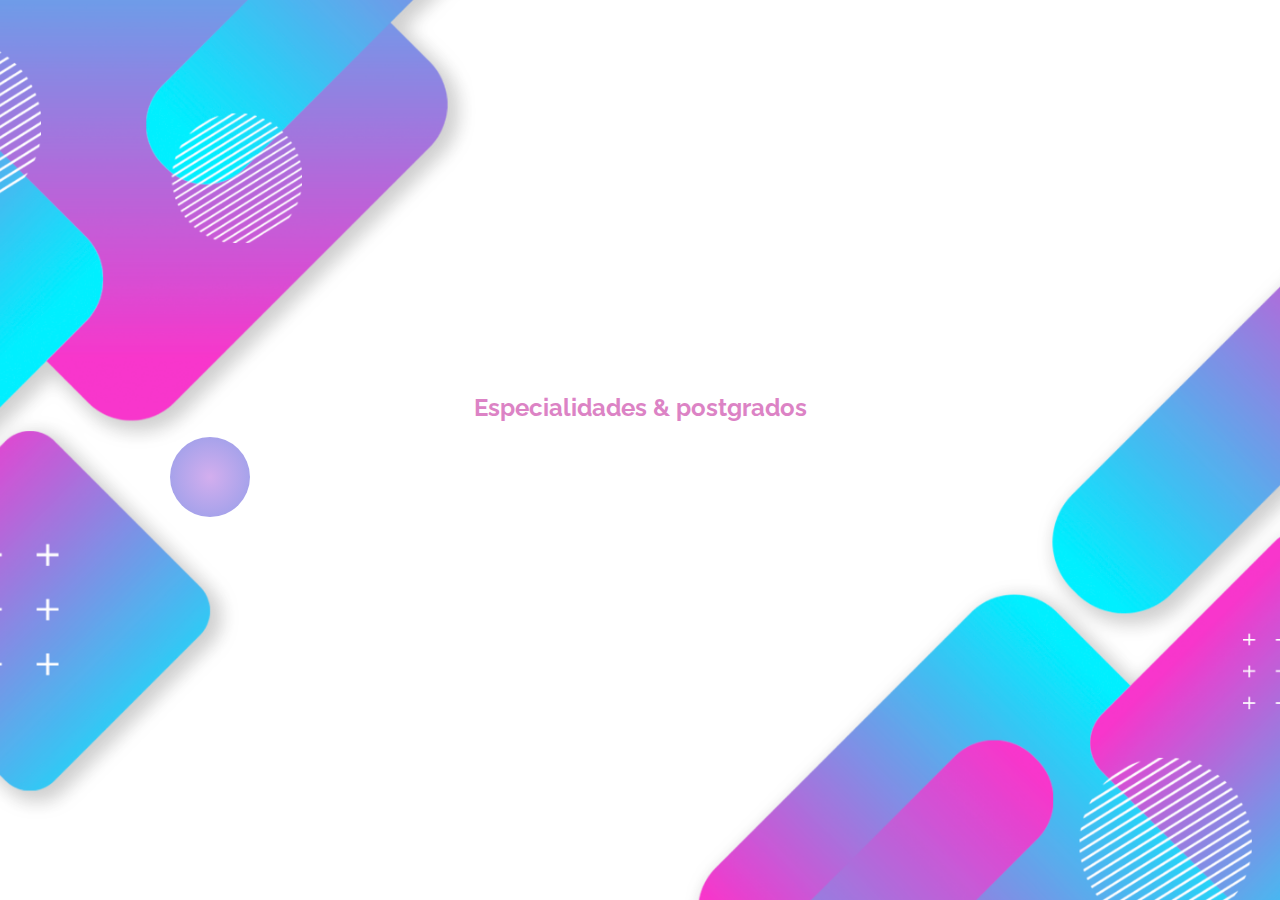
<file: fundadora.html>
<!DOCTYPE html>
<html lang="es">
<head>
  <meta charset="UTF-8" />
  <meta name="viewport" content="width=device-width, initial-scale=1.0" />
  <link rel="preconnect" href="https://fonts.googleapis.com" />
  <link rel="preconnect" href="https://fonts.gstatic.com" crossorigin />
  <link href="https://fonts.googleapis.com/css2?family=Poppins:ital,wght@0,100;0,200;0,300;0,400;0,500;0,600;0,700;0,800;0,900;1,100;1,200;1,300;1,400;1,500;1,600;1,700;1,800;1,900&display=swap" rel="stylesheet" />
  <link rel="preconnect" href="https://fonts.googleapis.com">
  <link rel="preconnect" href="https://fonts.gstatic.com" crossorigin>
  <link href="https://fonts.googleapis.com/css2?family=Raleway:ital,wght@0,100..900;1,100..900&display=swap" rel="stylesheet">
  <link rel="stylesheet" href="/assets/css/styles.css" />
  <title>Fundadora</title>

</head>
<body>
  <div class="container">
    <div class="circle"></div>
    <h2>Especialidades & postgrados</h2>
    <div class="circle2"></div>
  
  <div class="container-cards">
  <div class="card">
    <p class="text">
      Diplomado en educación especial y discapacidad en UNICACH.
    </p>
    <img src="./assets/images/picturesDOMAN/unicach2.jpg" alt="">
  </div>
  <div class="card">
    <p class="text">
      Diplomado en estimulación temprana y del desarrollo psicomotor en U. ANÀHUAC.
    </p>
    <img src="./assets/images/picturesDOMAN/anahuac2.jpg" alt="">
  </div>
  <div class="card">
    <p class="text">
      Diplomado en evaluación e intervención de lenguaje en TEA. En CECAPRO.
    </p>
  </div>
  <div class="card">
    <p class="text">
      Certificación en estimulación temprana de 0-3 años de edad en Asociación Mexicana de estimulación prenatal, temprana y acuática, A.C.
    </p>
  </div>
</div>
</div>
<script src="./assets/js/animationfoundation.js"></script>
</body>
</html>
</file>
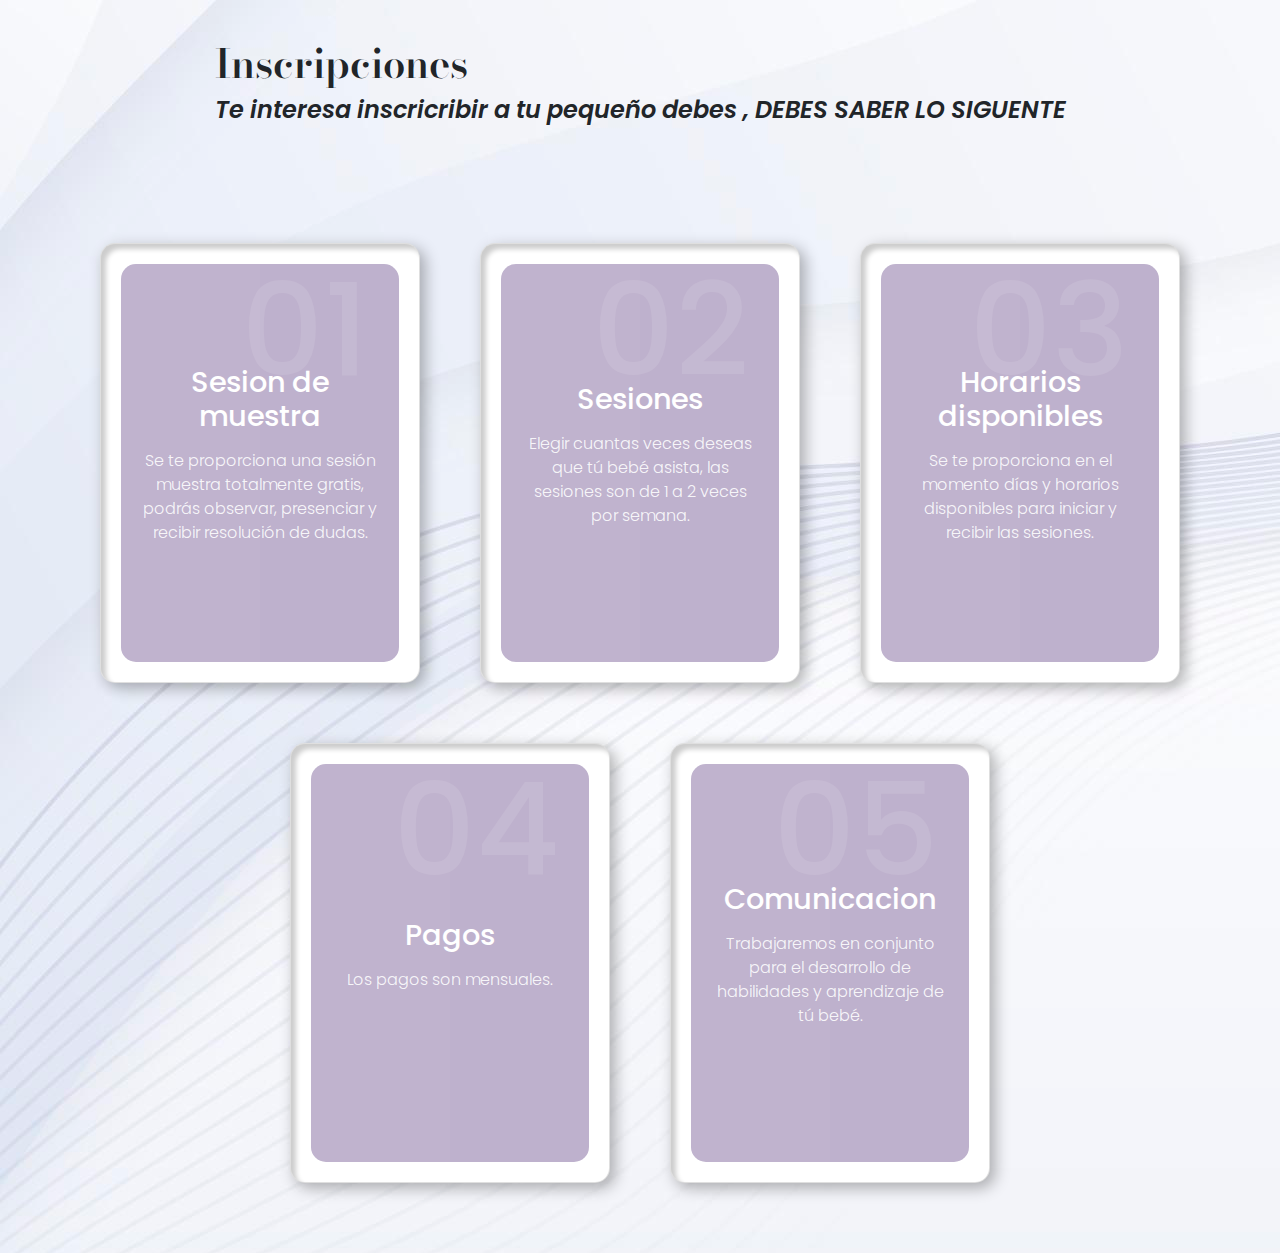
<file: inscripciones.html>
<!DOCTYPE html>
<html lang="en">
<head>
    <meta charset="UTF-8">
    <meta name="viewport" content="width=device-width, initial-scale=1.0">
    <title>Inscripciones - DOMAN</title>

    
    <!-- Bootstrap core CSS -->
    <link href="vendor/bootstrap/css/bootstrap.min.css" rel="stylesheet">
    
    <link rel="preconnect" href="https://fonts.googleapis.com">
    <link rel="preconnect" href="https://fonts.gstatic.com" crossorigin>
    <link href="https://fonts.googleapis.com/css2?family=Poppins:wght@100;200;300;400;500;600;700;800;900&display=swap" rel="stylesheet">
    <link rel="preconnect" href="https://fonts.googleapis.com">
    <link rel="preconnect" href="https://fonts.gstatic.com" crossorigin>
    <link href="https://fonts.googleapis.com/css2?family=Bodoni+Moda:ital,opsz,wght@0,6..96,400..900;1,6..96,400..900&family=Poppins:ital,wght@0,100;0,200;0,300;0,400;0,500;0,600;0,700;0,800;0,900;1,100;1,200;1,300;1,400;1,500;1,600;1,700;1,800;1,900&display=swap" rel="stylesheet">


        <!-- Additional CSS Files -->
        <link rel="stylesheet" href="assets/css/fontawesome.css">
        <link rel="stylesheet" href="assets/css/animated.css">
        <link rel="stylesheet" href="assets/css/owl.css">
        <link rel="stylesheet" href="assets/css/sections.css">
</head>
<body>
    <!-- ***** Preloader Start ***** -->
  <div id="js-preloader" class="js-preloader">
    <div class="preloader-inner">
      <span class="dot"></span>
      <div class="dots">
        <span></span>
        <span></span>
        <span></span>
      </div>
    </div>
  </div>
  <!-- ***** Preloader End ***** -->
        
  </header>
  <!-- ***** Header Area End ***** -->

  <div id="services" class="services section">
    <div class="container">
      <div class="row">
        <div class="col-lg-12">
          <div class="section-heading  wow fadeInDown" data-wow-duration="1s" data-wow-delay="0.5s">
            <h1>Inscripciones</h1>
            <h4><em>Te interesa inscricribir a tu pequeño debes , DEBES SABER LO SIGUENTE </em></h4>
          </div> 
        </div>
      </div>
    </div>
 


    </div>
  </div>

  <div class="container">
    <div class="card">
      <div class="box">
        <div class="content">
          <h2>01</h2>
          <h3>Sesion de muestra</h3>
          <p>Se te proporciona una sesión muestra totalmente gratis, podrás observar, presenciar y recibir resolución de dudas.</p>
        </div>
      </div>
    </div>
  
    <div class="card">
      <div class="box">
        <div class="content">
          <h2>02</h2>
          <h3>Sesiones</h3>
          <p>Elegir cuantas veces deseas que tú bebé asista, las sesiones son de 1 a 2 veces por semana.</p>
        </div>
      </div>
    </div>
  
    <div class="card">
      <div class="box">
        <div class="content">
          <h2>03</h2>
          <h3>Horarios disponibles</h3>
          <p>Se te proporciona en el momento días y horarios disponibles para iniciar y recibir las sesiones.</p>
        </div>
      </div>
    </div>

    <div class="card">
      <div class="box">
        <div class="content">
          <h2>04</h2>
          <h3>Pagos</h3>
          <p>Los pagos son mensuales.</p>
        </div>
      </div>
    </div>

    <div class="card">
      <div class="box">
        <div class="content">
          <h2>05</h2>
          <h3>Comunicacion</h3>
          <p>Trabajaremos en conjunto para el desarrollo de habilidades y aprendizaje de tú bebé.</p>
        </div>
      </div>
    </div>
  </div>
  
    
    
      <!-- Scripts -->
      <script src="vendor/jquery/jquery.min.js"></script>
      <script src="vendor/bootstrap/js/bootstrap.bundle.min.js"></script>
      <script src="assets/js/owl-carousel.js"></script>
      <script src="assets/js/animation.js"></script>
      <script src="assets/js/imagesloaded.js"></script>
      <script src="assets/js/custom.js"></script>
</body>
</html>
</file>
<file: assets/css/styles.css>
*{
  margin: 0;
  padding: 0;
  box-sizing: border-box;
}
html{
  display: flex;
  min-width: 100vw;
  min-height: 100vh;
  background-color: rgb(215, 185, 195);
  justify-content: center;
  align-items: center;
  font-family: "Raleway";
  background: url(../images/background\ fundadora.png) no-repeat;
  background-size: cover; /* La imagen se ajustará para cubrir todo el contenedor */
  background-position: center;
  animation: fadeInBackground 2s ease-out forwards; 
}
body{
  display: flex;
}
h2{
  color: rgb(220, 131, 197);
}
.container{
  display: flex;
  flex-direction: column;
  justify-content: center;
  align-items: center;
  gap: 15px;
  margin-top: 20px;
}
.container-cards{
  display: flex;
  flex-direction: column;
  align-items: center;
  justify-content: center;
}
.card{
  width: 300px;
  height: 110px;
  margin: 20px;
  background: rgb(213, 203, 223);
  box-shadow: 0 18px 40px rgba(0, 0, 0, 0.2);
  transition: height 0.4s ease-out;
  border-radius: 2%;
  border: 2px solid rgba(33, 150, 180, 0.1);
  opacity: 0; 
  animation: fadeInUp 0.5s ease forwards; 
  overflow: hidden; 
  transition: height 0.4s ease-out; 
}
.card:hover {
  height: 250px; 
}

.card .card-image {
  width: 100%; 
  opacity: 0;
  transition: opacity 0.4s ease-out;
}

.card:hover .card-image {
  opacity: 1; 
}

.card:hover .stroke {
  stroke-dashoffset: 100;
  transition: 0.6s ease-out;
}
.text{
  margin: 10px;
}

.card img {
  opacity: 0;
  width: 300px;
  transition: opacity 0.4s ease-out;
}

.card:hover img {
  opacity: 1; 
}

.card:hover .stroke {
  stroke-dashoffset: 100;
  transition: 0.6s ease-out;
}



.card:hover img {
  opacity: 1; 
}


/*
.card:hover .stroke {
  stroke-dashoffset: 100;
  transition: 0.6s ease-out;
}*/

/*BACKGROUND CIRCLES*/
.circle{
  display: none;
  margin: 0 -1860px 0 0;
  width: 150px;
  height: 150px;
  border-radius: 50%;
  background: rgb(238,174,202);
  background: radial-gradient(circle, rgba(238,174,202,1) 0%, rgba(148,187,233,1) 100%);  z-index: -20;
  animation: moveup 10s linear infinite;
}

.circle2{
  display: none;
  margin: 0 860px 0 0;
  width: 80px;
  height: 80px;
  border-radius: 50%;
  background: rgb(238,174,202);
  background: radial-gradient(circle, rgb(211, 174, 238) 0%, rgb(148, 157, 233) 100%);  z-index: -22;
  animation: movedown 18s linear infinite;
}

/*Animations*/
@keyframes moveup {
  0% {
    transform: translateY(510px);
  }
  50% {
    transform: translateY(-100px);
  }
  80% {
    transform: translateX(-180px);
  }
  100% {
    transform: translateY(510px);
  }
}
@keyframes movedown{
  0% {
    transform: translateY(350px);
  }
  50% {
    transform: translateY(100px);
  }
  80% {
    transform: translateX(120px);
  }
  100% {
    transform: translateY(350px);
  }
}

@keyframes fadeInUp {
  from {
    opacity: 0;
    transform: translateY(-50px);
  }
  to {
    opacity: 1;
    transform: translateY(0);
  }
}

@keyframes fadeInBackground {
  0% {
    background-position: center top; 
    opacity: 0; 
  }
  100% {
    background-position: center center; 
    opacity: 1;
  }
}

/* Retraso de animación para cada card */
.card:nth-child(1) {
  animation-delay: 0.3s;
}

.card:nth-child(2) {
  animation-delay: 0.5s;
}

.card:nth-child(3) {
  animation-delay: 0.7s;
}
.card:nth-child(4) {
  animation-delay: 0.9s;
}

.card:nth-child(5) {
  animation-delay: 1.1s;
}


@media(min-width:568px){
  .container-cards{
    display: flex;
    flex-direction: row;
    margin: 5px;
    justify-content: space-between;
  }

  .circle{
    display: flex;
  }
  .circle2{
    display: flex;
  }
}
</file>
<file: assets/css/sections.css>
@import url("https://fonts.googleapis.com/css2?family=Poppins:wght@300;400;500;700;800&display=swap");
* {
  margin: 0;
  padding: 0;
  box-sizing: border-box;
  font-family: "Poppins", sans-serif;
}


body {
  display: flex;
  justify-content: center;
  align-items: center;
  flex-wrap: wrap;
  min-height: 100vh;
  background: url(../images/picturesDOMAN/background\ info.jpg) no-repeat;
}

body .container {
  display: flex;
  justify-content: center;
  align-items: center;
  flex-wrap: wrap;
  max-width: 1200px;
  margin: 40px 0;
}

body .container .card {
  position: relative;
  min-width: 320px;
  height: 440px;
  box-shadow: inset 5px 5px 5px rgba(0, 0, 0, 0.2),
    inset -5px -5px 15px rgba(255, 255, 255, 0.1),
    5px 5px 15px rgba(0, 0, 0, 0.3), -5px -5px 15px rgba(255, 255, 255, 0.1);
  border-radius: 15px;
  margin: 30px;
  transition: 0.5s;
}



body .container .card .box {
  position: absolute;
  top: 20px;
  left: 20px;
  right: 20px;
  bottom: 20px;
  background: #beb1cd;
  border-radius: 15px;
  display: flex;
  justify-content: center;
  align-items: center;
  overflow: hidden;
  transition: 0.5s;
}

body .container .card .box:hover {
  transform: translateY(-50px);
  background: #ddbccd;
}

body .container .card .box:before {
  content: "";
  position: absolute;
  top: 0;
  left: 0;
  width: 50%;
  height: 100%;
  background: rgba(255, 255, 255, 0.03);
}

body .container .card .box .content {
  padding: 20px;
  text-align: center;
}

body .container .card .box .content h2 {
  position: absolute;
  top: -10px;
  right: 30px;
  font-size: 8rem;
  color: rgba(255, 255, 255, 0.1);
}

body .container .card .box .content h3 {
  font-size: 1.8rem;
  color: #fff;
  z-index: 1;
  transition: 0.5s;
  margin-bottom: 15px;
}

body .container .card .box .content p {
  font-size: 1rem;
  font-weight: 300;
  color: rgba(255, 255, 255, 0.9);
  z-index: 1;
  transition: 0.5s;
}

body .container .card .box .content a {
  position: relative;
  display: inline-block;
  padding: 8px 20px;
  background: black;
  border-radius: 5px;
  text-decoration: none;
  color: white;
  margin-top: 20px;
  box-shadow: 0 10px 20px rgba(0, 0, 0, 0.2);
  transition: 0.5s;
}
body .container .card .box .content a:hover {
  box-shadow: 0 10px 20px rgba(0, 0, 0, 0.6);
  background: #fff;
  color: #000;
}
h1, h4{
  font-family: "Bodoni Moda", serif; 
  font-weight: 600;
}
</file>
